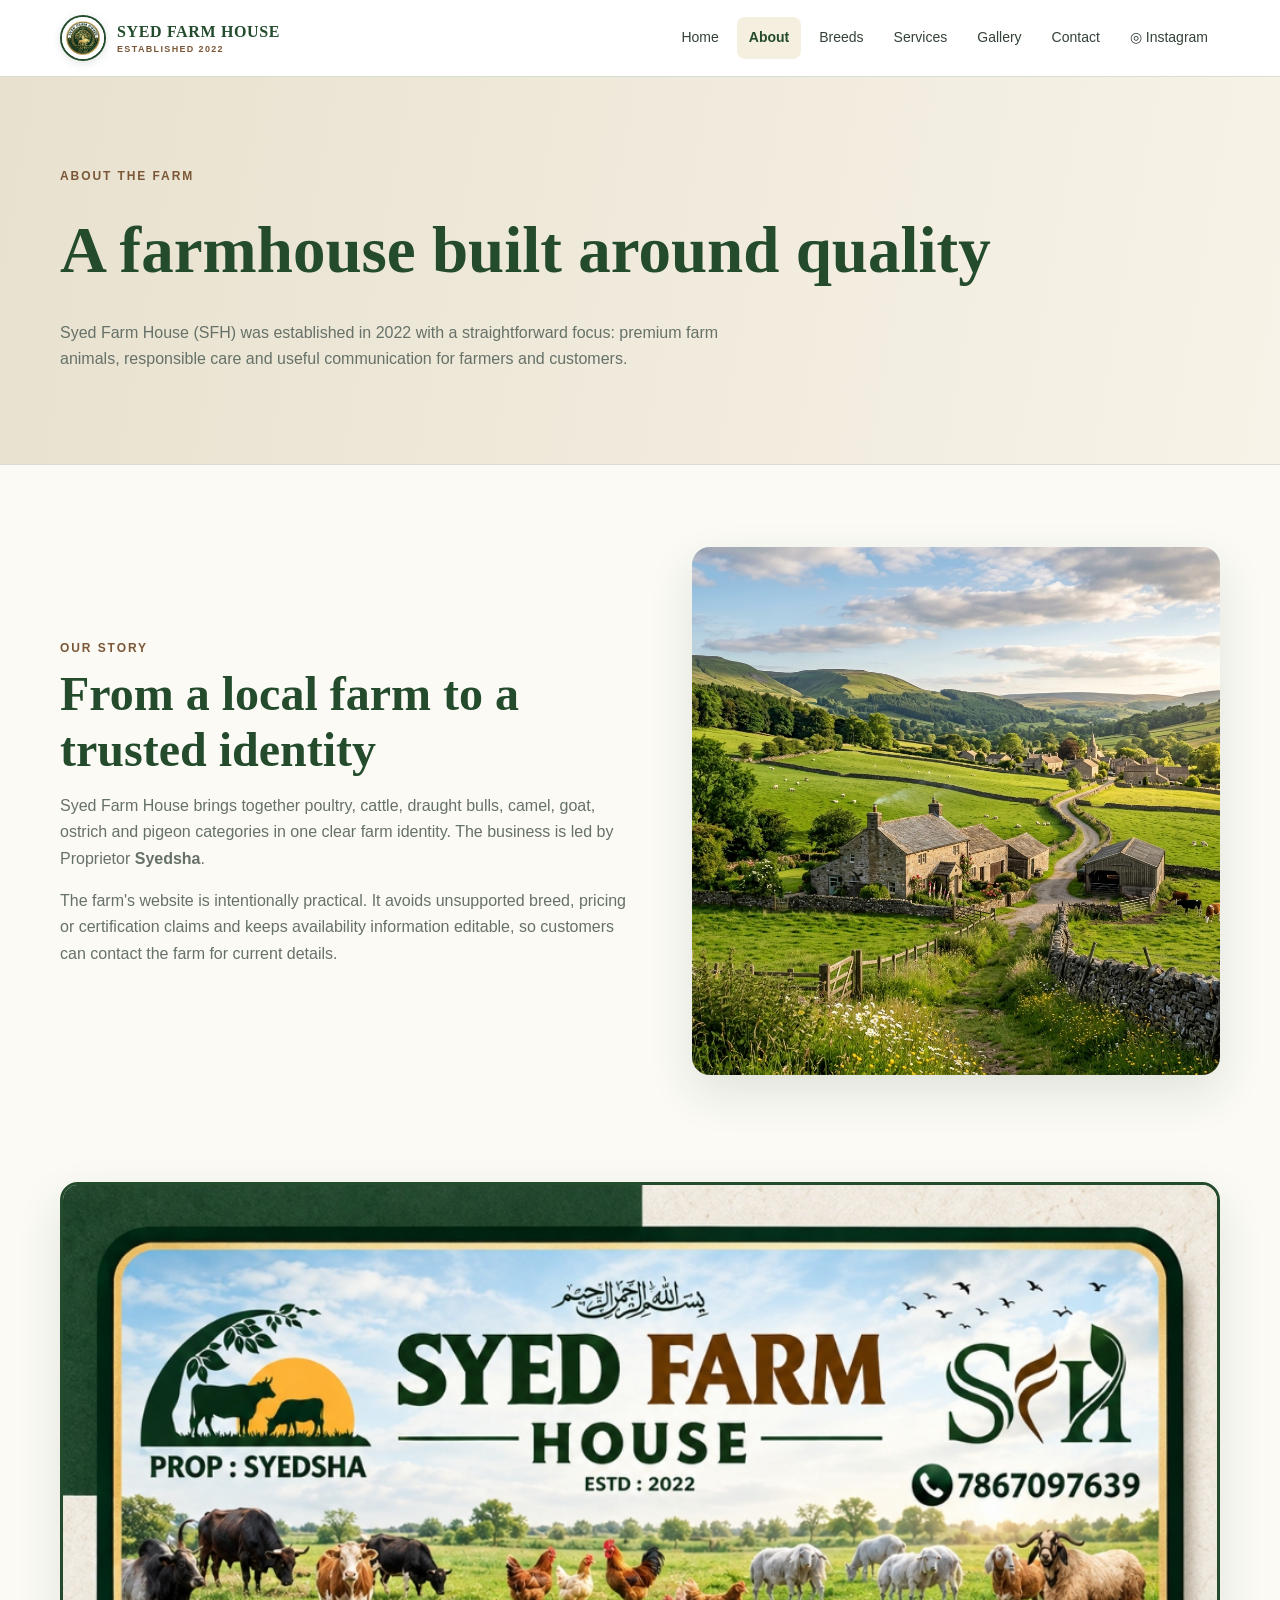
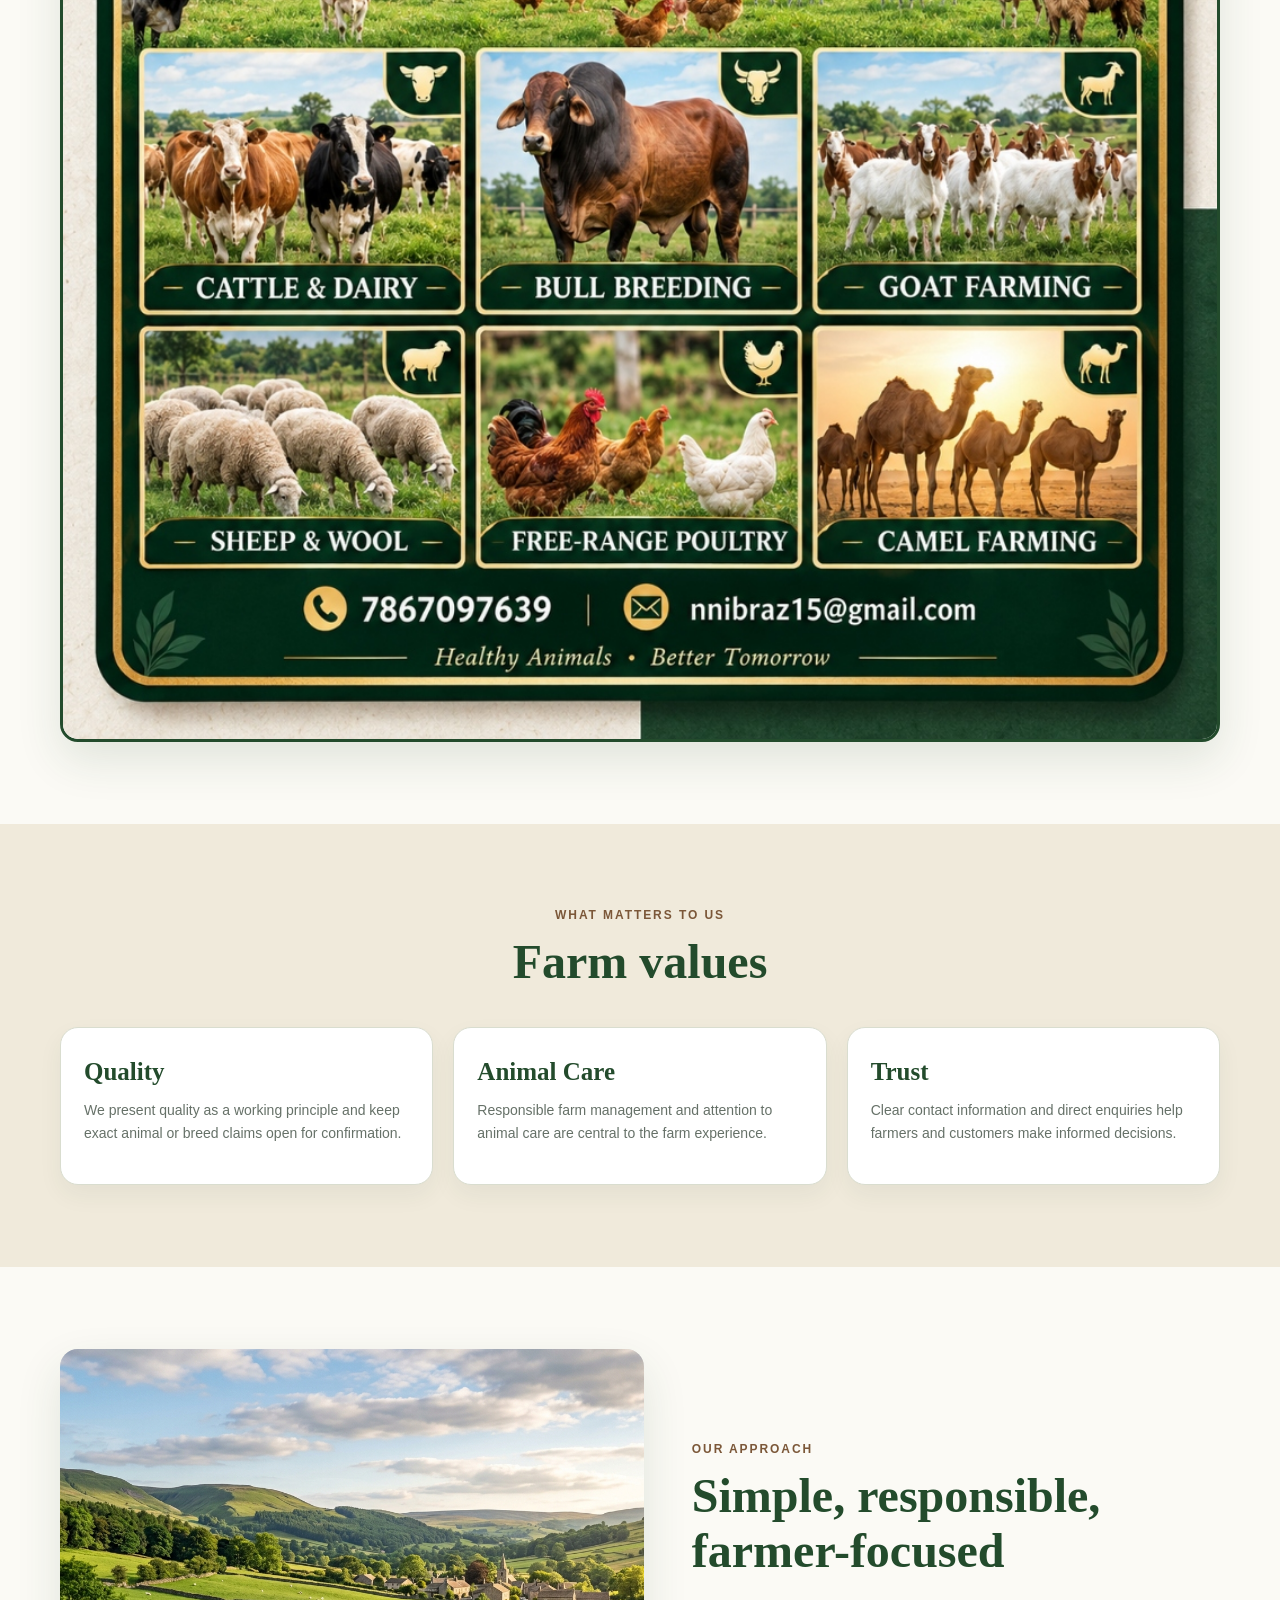
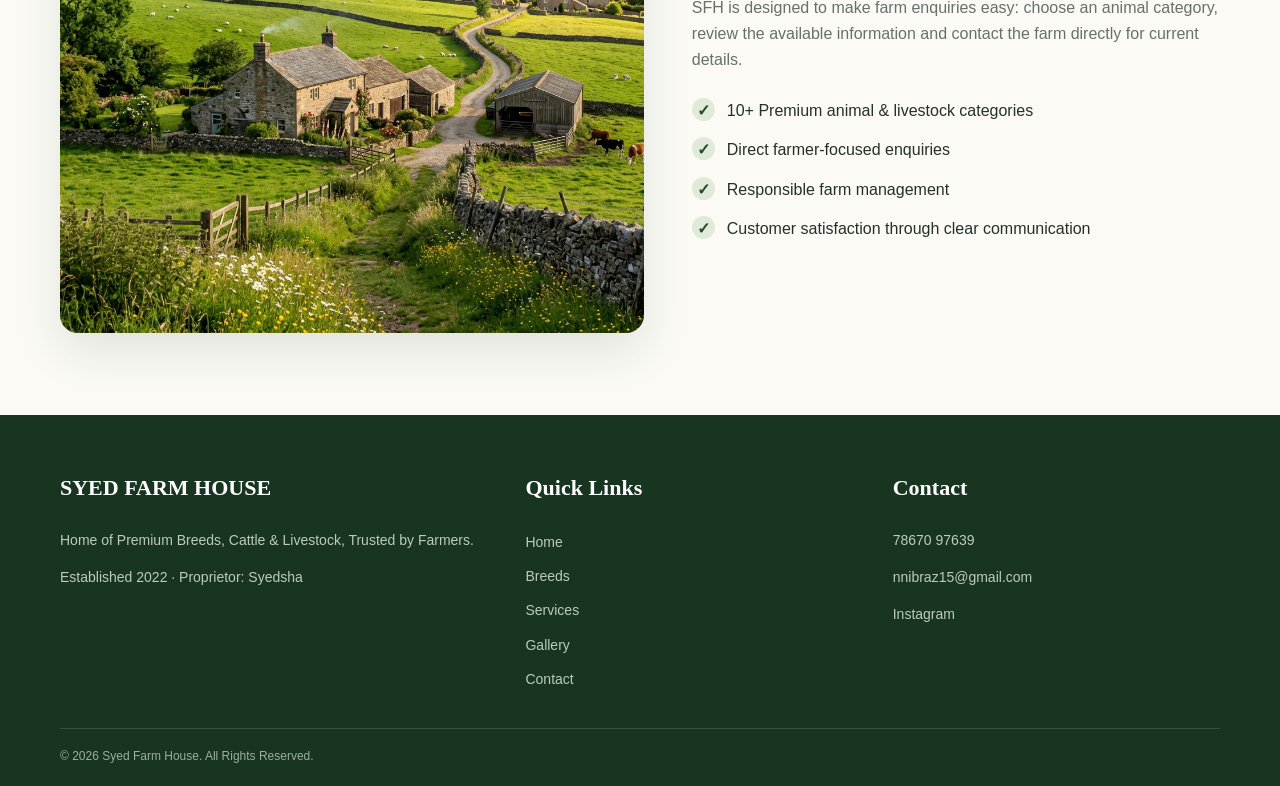
<file: about.html>
<!doctype html><html lang="en"><head><meta charset="utf-8"><meta name="viewport" content="width=device-width,initial-scale=1"><title>About Syed Farm House</title><meta name="description" content="Learn about Syed Farm House, established in 2022 and focused on premium hens, cows, sheep, goats, Aligarh &amp; Kangayam bulls, camels, Marchalla goats, ostriches and pigeons."><meta name="keywords" content="about Syed Farm House,SFH,farm values,Syedsha,bulls,camels,goats,ostriches,pigeons"><link rel="stylesheet" href="css/style.css"></head><body>
<header class="site-header"><div class="container nav"><a class="brand" href="index.html"><span class="brand-mark"><img src="assets/images/sfh_logo.png" alt="Syed Farm House Logo"></span><span>SYED FARM HOUSE<small>ESTABLISHED 2022</small></span></a><button class="menu-toggle" aria-label="Open navigation" aria-expanded="false">☰</button><nav><ul class="nav-links"><li><a data-page="index.html" href="index.html">Home</a></li><li><a data-page="about.html" href="about.html">About</a></li><li><a data-page="breeds.html" href="breeds.html">Breeds</a></li><li><a data-page="services.html" href="services.html">Services</a></li><li><a data-page="gallery.html" href="gallery.html">Gallery</a></li><li><a data-page="contact.html" href="contact.html">Contact</a></li><li><a class="nav-instagram" href="https://www.instagram.com/syedfarmhouse?stkn=OGQwdzdlM3RtZng1" target="_blank" rel="noopener noreferrer">◎ Instagram</a></li></ul></nav></div></header>
<main><section class="page-hero"><div class="container reveal"><div class="kicker">About the farm</div><h1>A farmhouse built around quality</h1><p>Syed Farm House (SFH) was established in 2022 with a straightforward focus: premium farm animals, responsible care and useful communication for farmers and customers.</p></div></section><section class="section"><div class="container split"><div class="reveal"><div class="kicker">Our story</div><h2>From a local farm to a trusted identity</h2><p>Syed Farm House brings together poultry, cattle, draught bulls, camel, goat, ostrich and pigeon categories in one clear farm identity. The business is led by Proprietor <strong>Syedsha</strong>.</p><p>The farm's website is intentionally practical. It avoids unsupported breed, pricing or certification claims and keeps availability information editable, so customers can contact the farm for current details.</p></div><div class="photo reveal" style="min-height:420px"><img loading="lazy" src="assets/images/village_farm.png" alt="Beautiful Village Farm landscape near Syed Farm House"></div></div></section>
<section class="section" style="padding-top:0"><div class="container reveal"><div class="farm-card-box"><img loading="lazy" src="assets/images/sfh_farm_card.png" alt="Official Syed Farm House Card"></div></div></section>
<section class="section alt"><div class="container"><div class="section-head center reveal"><div class="kicker">What matters to us</div><h2>Farm values</h2></div><div class="cards"><article class="card reveal"><div class="card-body"><h3>Quality</h3><p>We present quality as a working principle and keep exact animal or breed claims open for confirmation.</p></div></article><article class="card reveal"><div class="card-body"><h3>Animal Care</h3><p>Responsible farm management and attention to animal care are central to the farm experience.</p></div></article><article class="card reveal"><div class="card-body"><h3>Trust</h3><p>Clear contact information and direct enquiries help farmers and customers make informed decisions.</p></div></article></div></div></section><section class="section"><div class="container intro-grid"><div class="photo reveal" style="min-height:390px"><img loading="lazy" src="assets/images/village_farm.png" alt="Rural animal farm environment"></div><div class="reveal"><div class="kicker">Our approach</div><h2>Simple, responsible, farmer-focused</h2><p>SFH is designed to make farm enquiries easy: choose an animal category, review the available information and contact the farm directly for current details.</p><ul class="feature-list"><li><span class="check">✓</span><div>10+ Premium animal &amp; livestock categories</div></li><li><span class="check">✓</span><div>Direct farmer-focused enquiries</div></li><li><span class="check">✓</span><div>Responsible farm management</div></li><li><span class="check">✓</span><div>Customer satisfaction through clear communication</div></li></ul></div></div></section></main>
<footer class="site-footer"><div class="container footer-grid"><div><h3>SYED FARM HOUSE</h3><p>Home of Premium Breeds, Cattle &amp; Livestock, Trusted by Farmers.</p><p>Established 2022 · Proprietor: Syedsha</p></div><div><h3>Quick Links</h3><ul class="footer-links"><li><a href="index.html">Home</a></li><li><a href="breeds.html">Breeds</a></li><li><a href="services.html">Services</a></li><li><a href="gallery.html">Gallery</a></li><li><a href="contact.html">Contact</a></li></ul></div><div><h3>Contact</h3><p><a href="tel:+917867097639">78670 97639</a></p><p><a href="mailto:nnibraz15@gmail.com">nnibraz15@gmail.com</a></p><p><a href="https://www.instagram.com/syedfarmhouse?stkn=OGQwdzdlM3RtZng1" target="_blank" rel="noopener noreferrer">Instagram</a></p></div></div><div class="container copyright">© 2026 Syed Farm House. All Rights Reserved.</div></footer><button class="top-btn" aria-label="Back to top">↑</button><script src="js/script.js"></script></body></html>
</file>
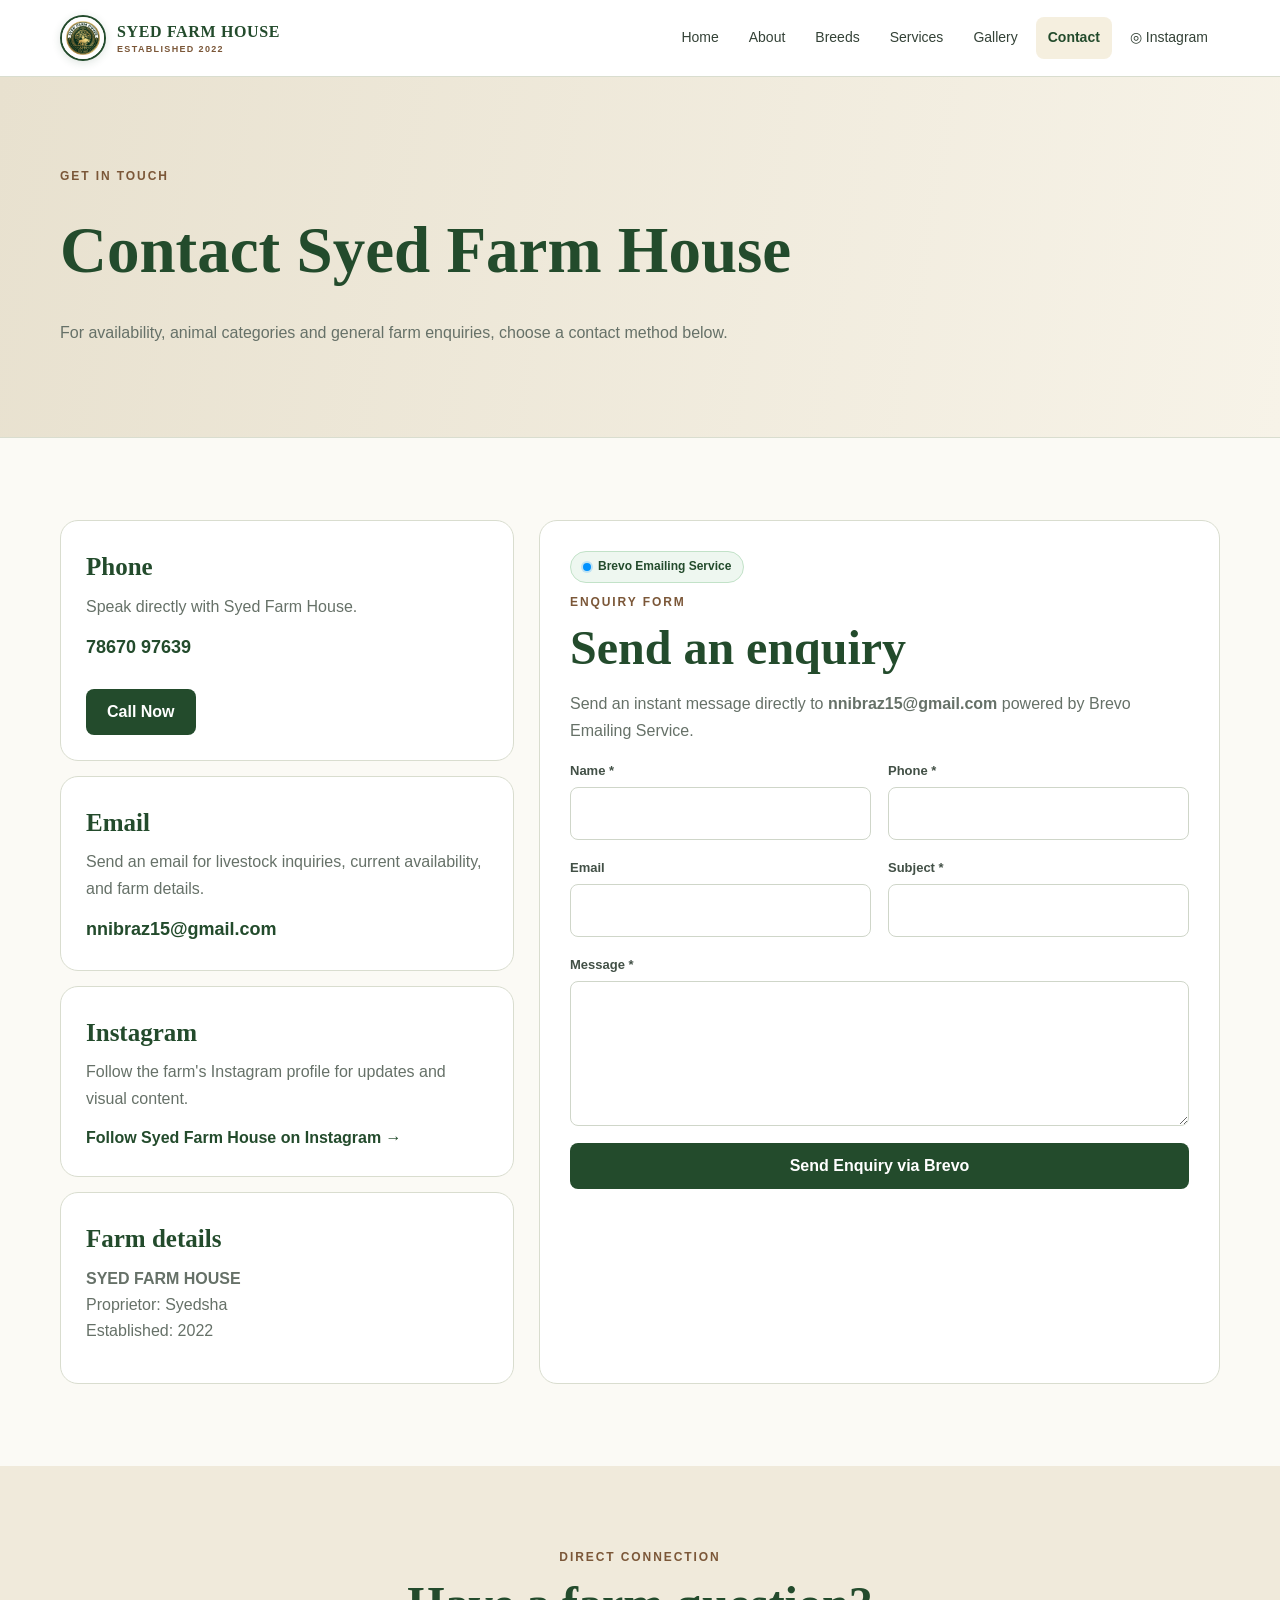
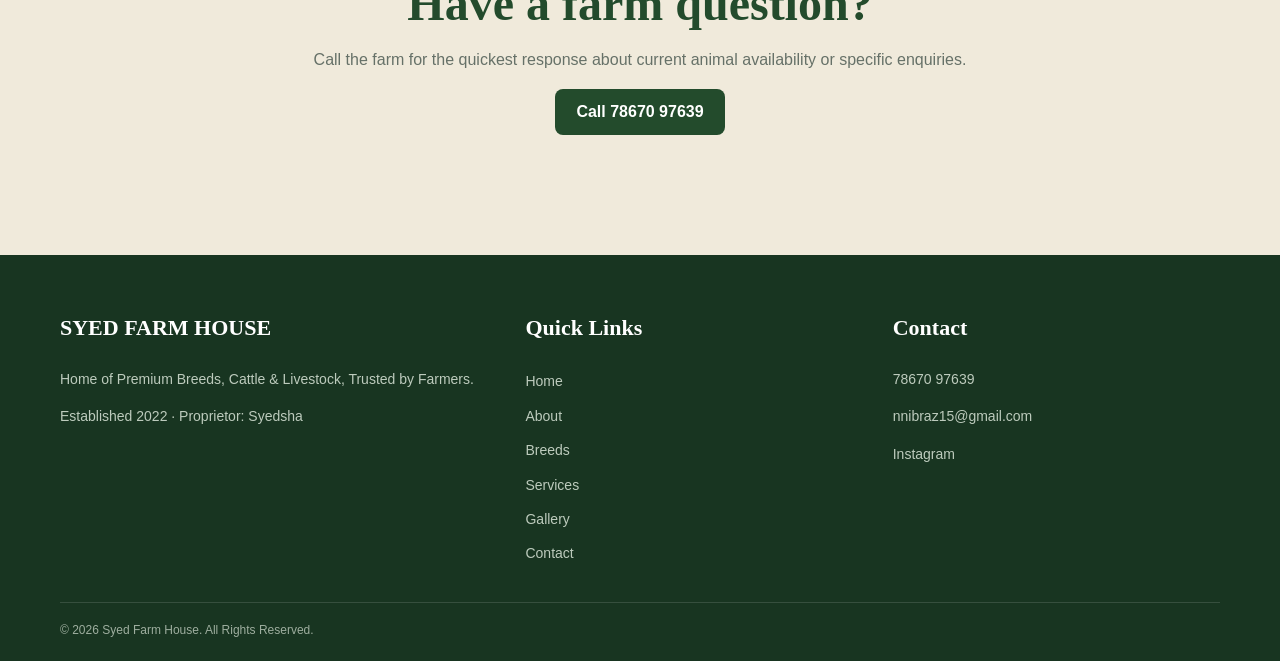
<file: contact.html>
<!doctype html>
<html lang="en">

<head>
    <meta charset="utf-8">
    <meta name="viewport" content="width=device-width,initial-scale=1">
    <title>Contact Syed Farm House</title>
    <meta name="description"
        content="Contact Syed Farm House by phone, email placeholder or Instagram for animal availability and farm enquiries across all livestock categories.">
    <meta name="keywords" content="contact Syed Farm House,SFH phone,Syedsha,farm enquiry,Instagram,livestock enquiry">
    <link rel="stylesheet" href="css/style.css">
</head>

<body>
    <header class="site-header">
        <div class="container nav"><a class="brand" href="index.html"><span class="brand-mark"><img
                        src="assets/images/sfh_logo.png" alt="Syed Farm House Logo"></span><span>SYED FARM
                    HOUSE<small>ESTABLISHED 2022</small></span></a><button class="menu-toggle"
                aria-label="Open navigation" aria-expanded="false">☰</button>
            <nav>
                <ul class="nav-links">
                    <li><a data-page="index.html" href="index.html">Home</a></li>
                    <li><a data-page="about.html" href="about.html">About</a></li>
                    <li><a data-page="breeds.html" href="breeds.html">Breeds</a></li>
                    <li><a data-page="services.html" href="services.html">Services</a></li>
                    <li><a data-page="gallery.html" href="gallery.html">Gallery</a></li>
                    <li><a data-page="contact.html" href="contact.html">Contact</a></li>
                    <li><a class="nav-instagram" href="https://www.instagram.com/syedfarmhouse?stkn=OGQwdzdlM3RtZng1"
                            target="_blank" rel="noopener noreferrer">◎ Instagram</a></li>
                </ul>
            </nav>
        </div>
    </header>
    <main>
        <section class="page-hero">
            <div class="container reveal">
                <div class="kicker">Get in touch</div>
                <h1>Contact Syed Farm House</h1>
                <p>For availability, animal categories and general farm enquiries, choose a contact method below.</p>
            </div>
        </section>
        <section class="section">
            <div class="container contact-grid">
                <div class="contact-stack">
                    <article class="contact-card reveal">
                        <h3>Phone</h3>
                        <p>Speak directly with Syed Farm House.</p>
                        <div class="contact-value">78670 97639</div><br><a class="btn"
                            style="background:var(--green);color:#fff" href="tel:+917867097639">Call Now</a>
                    </article>
                    <article class="contact-card reveal">
                        <h3>Email</h3>
                        <p>Send an email for livestock inquiries, current availability, and farm details.</p>
                        <div class="contact-value"><a href="mailto:nnibraz15@gmail.com">nnibraz15@gmail.com</a>
                        </div>
                    </article>
                    <article class="contact-card reveal">
                        <h3>Instagram</h3>
                        <p>Follow the farm's Instagram profile for updates and visual content.</p><a class="text-link"
                            href="https://www.instagram.com/syedfarmhouse?stkn=OGQwdzdlM3RtZng1" target="_blank"
                            rel="noopener noreferrer">Follow Syed Farm House on Instagram →</a>
                    </article>
                    <article class="contact-card reveal">
                        <h3>Farm details</h3>
                        <p><strong>SYED FARM HOUSE</strong><br>Proprietor: Syedsha<br>Established: 2022</p>
                    </article>
                </div>
                <form class="form reveal" id="enquiryForm" novalidate>
                    <div class="brevo-badge"><span class="brevo-dot"></span> Brevo Emailing Service</div>
                    <div class="kicker">Enquiry form</div>
                    <h2 style="margin-top:7px">Send an enquiry</h2>
                    <p>Send an instant message directly to <strong>nnibraz15@gmail.com</strong> powered by Brevo Emailing Service.</p>
                    <div class="form-grid">
                        <div class="field"><label for="name">Name *</label><input id="name" name="name" required
                                autocomplete="name"></div>
                        <div class="field"><label for="phone">Phone *</label><input id="phone" name="phone" required
                                inputmode="tel" autocomplete="tel"></div>
                        <div class="field"><label for="email">Email</label><input id="email" name="email" type="email"
                                autocomplete="email"></div>
                        <div class="field"><label for="subject">Subject *</label><input id="subject" name="subject"
                                required></div>
                        <div class="field full"><label for="message">Message *</label><textarea id="message"
                                name="message" required></textarea></div>
                        <div class="field full"><button class="btn" style="background:var(--green);color:#fff;border:0"
                                type="submit" id="submitBtn">Send Enquiry via Brevo</button></div>
                    </div>
                    <div id="formMessage" class="form-message" role="status" aria-live="polite"></div>
                </form>
            </div>
        </section>
        <section class="section alt">
            <div class="container section-head center reveal">
                <div class="kicker">Direct connection</div>
                <h2>Have a farm question?</h2>
                <p>Call the farm for the quickest response about current animal availability or specific enquiries.</p>
                <a class="btn" style="background:var(--green);color:#fff" href="tel:+917867097639">Call 78670 97639</a>
            </div>
        </section>
    </main>
    <footer class="site-footer">
        <div class="container footer-grid">
            <div>
                <h3>SYED FARM HOUSE</h3>
                <p>Home of Premium Breeds, Cattle &amp; Livestock, Trusted by Farmers.</p>
                <p>Established 2022 · Proprietor: Syedsha</p>
            </div>
            <div>
                <h3>Quick Links</h3>
                <ul class="footer-links">
                    <li><a href="index.html">Home</a></li>
                    <li><a href="about.html">About</a></li>
                    <li><a href="breeds.html">Breeds</a></li>
                    <li><a href="services.html">Services</a></li>
                    <li><a href="gallery.html">Gallery</a></li>
                    <li><a href="contact.html">Contact</a></li>
                </ul>
            </div>
            <div>
                <h3>Contact</h3>
                <p><a href="tel:+917867097639">78670 97639</a></p>
                <p><a href="mailto:nnibraz15@gmail.com">nnibraz15@gmail.com</a></p>
                <p><a href="https://www.instagram.com/syedfarmhouse?stkn=OGQwdzdlM3RtZng1" target="_blank"
                        rel="noopener noreferrer">Instagram</a></p>
            </div>
        </div>
        <div class="container copyright">© 2026 Syed Farm House. All Rights Reserved.</div>
    </footer><button class="top-btn" aria-label="Back to top">↑</button>
    <script src="js/script.js"></script>
</body>

</html>
</file>
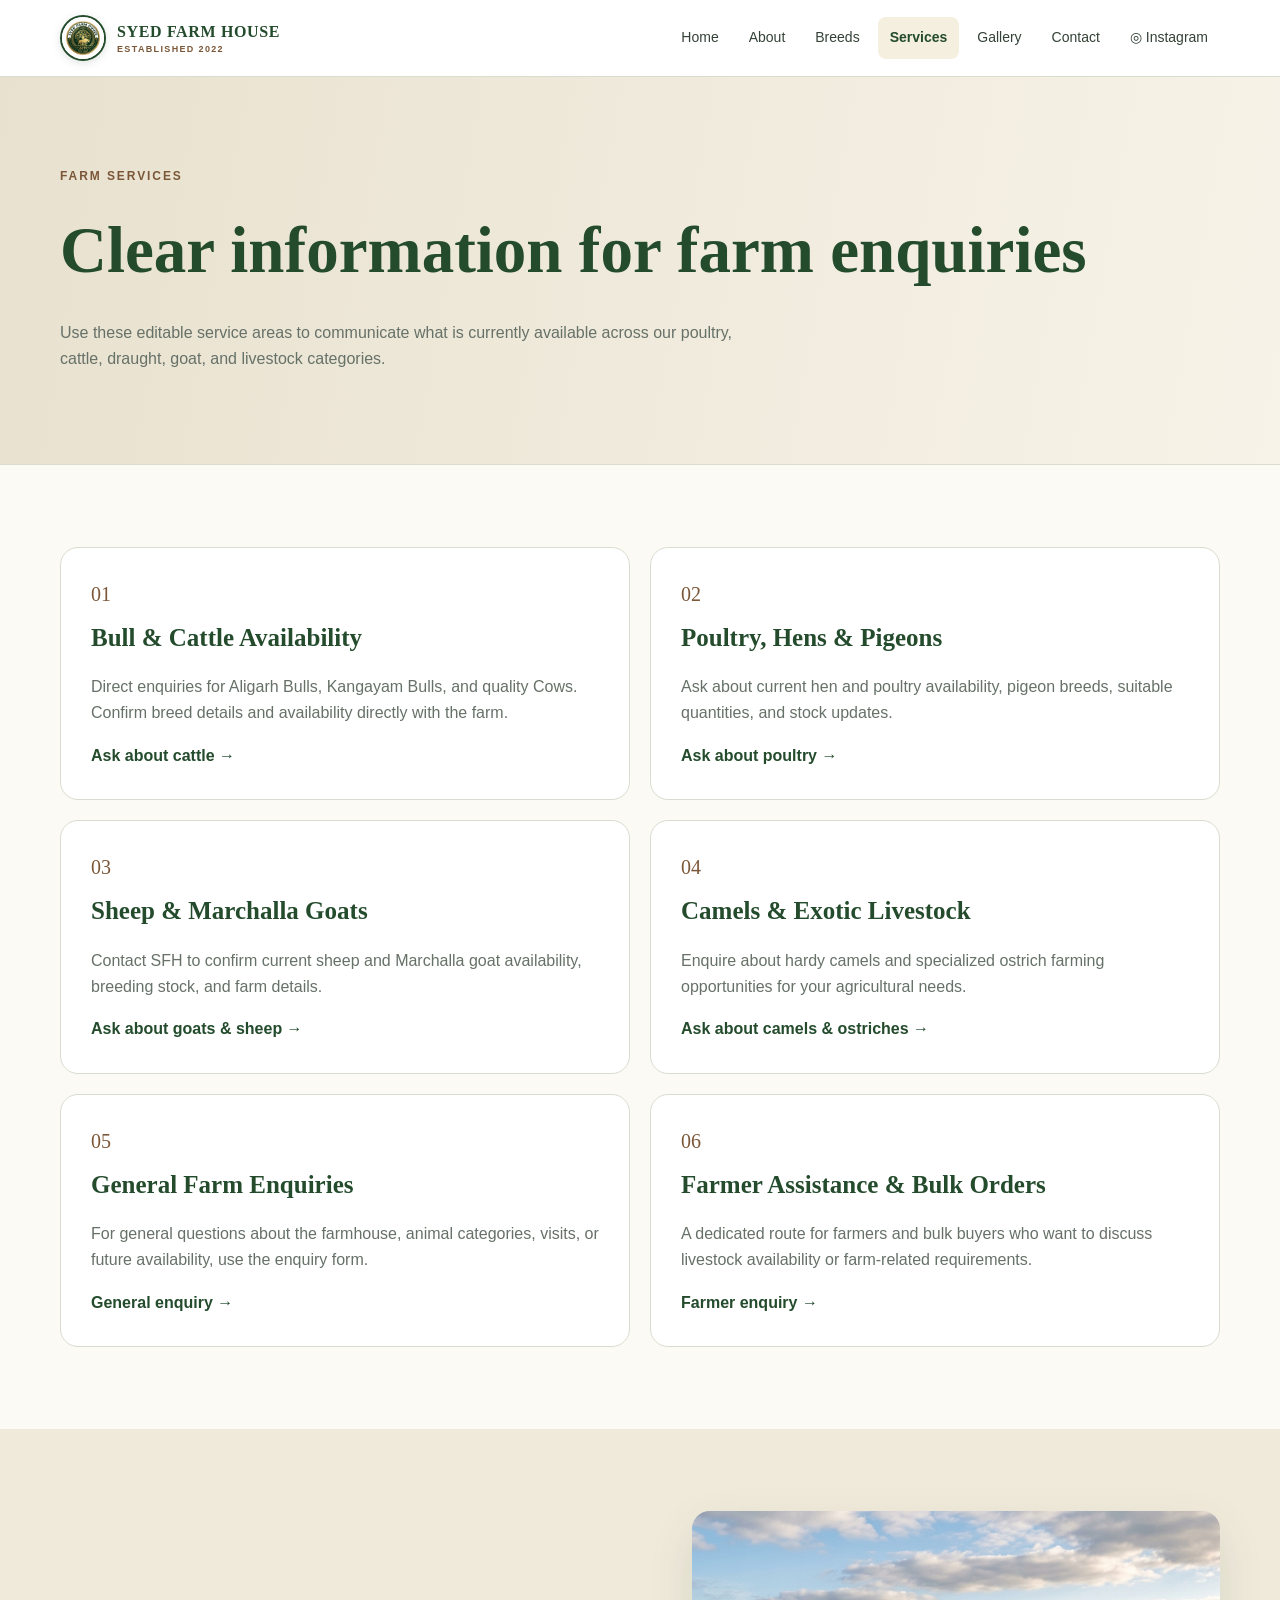
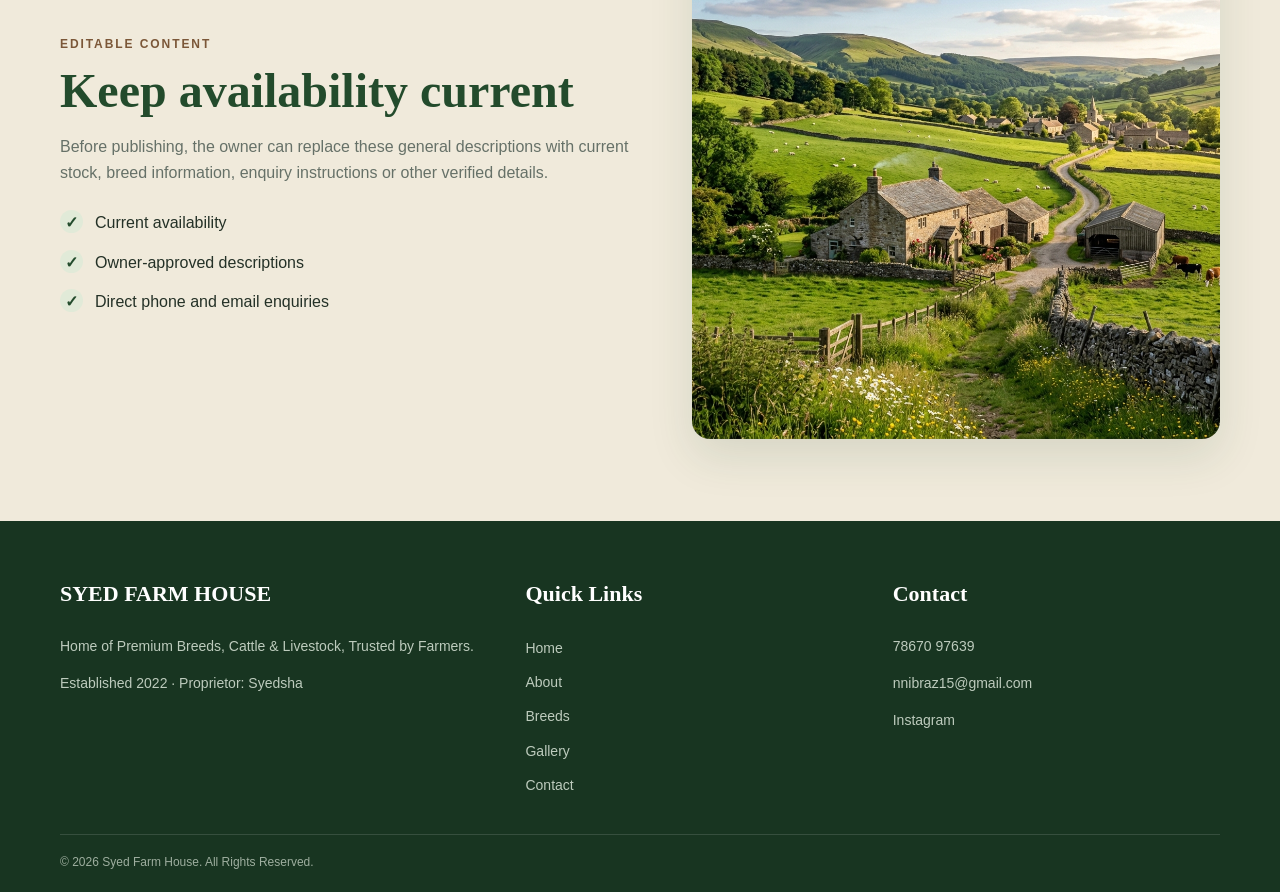
<file: services.html>
<!doctype html><html lang="en"><head><meta charset="utf-8"><meta name="viewport" content="width=device-width,initial-scale=1"><title>Farm Services | Syed Farm House</title><meta name="description" content="Farm services and enquiry categories from Syed Farm House, including poultry, cows, bulls, camels, goats, ostriches, pigeons and farmer assistance enquiries."><meta name="keywords" content="Syed Farm House services,poultry availability,cow availability,bull availability,camel availability,goat availability,farm enquiries"><link rel="stylesheet" href="css/style.css"></head><body>
<header class="site-header"><div class="container nav"><a class="brand" href="index.html"><span class="brand-mark"><img src="assets/images/sfh_logo.png" alt="Syed Farm House Logo"></span><span>SYED FARM HOUSE<small>ESTABLISHED 2022</small></span></a><button class="menu-toggle" aria-label="Open navigation" aria-expanded="false">☰</button><nav><ul class="nav-links"><li><a data-page="index.html" href="index.html">Home</a></li><li><a data-page="about.html" href="about.html">About</a></li><li><a data-page="breeds.html" href="breeds.html">Breeds</a></li><li><a data-page="services.html" href="services.html">Services</a></li><li><a data-page="gallery.html" href="gallery.html">Gallery</a></li><li><a data-page="contact.html" href="contact.html">Contact</a></li><li><a class="nav-instagram" href="https://www.instagram.com/syedfarmhouse?stkn=OGQwdzdlM3RtZng1" target="_blank" rel="noopener noreferrer">◎ Instagram</a></li></ul></nav></div></header>
<main><section class="page-hero"><div class="container reveal"><div class="kicker">Farm services</div><h1>Clear information for farm enquiries</h1><p>Use these editable service areas to communicate what is currently available across our poultry, cattle, draught, goat, and livestock categories.</p></div></section><section class="section"><div class="container"><div class="service-grid"><article class="service reveal"><div class="service-number">01</div><h3>Bull &amp; Cattle Availability</h3><p>Direct enquiries for Aligarh Bulls, Kangayam Bulls, and quality Cows. Confirm breed details and availability directly with the farm.</p><a class="text-link" href="contact.html?category=Bulls%20and%20Cattle">Ask about cattle →</a></article><article class="service reveal"><div class="service-number">02</div><h3>Poultry, Hens &amp; Pigeons</h3><p>Ask about current hen and poultry availability, pigeon breeds, suitable quantities, and stock updates.</p><a class="text-link" href="contact.html?category=Poultry">Ask about poultry →</a></article><article class="service reveal"><div class="service-number">03</div><h3>Sheep &amp; Marchalla Goats</h3><p>Contact SFH to confirm current sheep and Marchalla goat availability, breeding stock, and farm details.</p><a class="text-link" href="contact.html?category=Sheep%20and%20Goats">Ask about goats &amp; sheep →</a></article><article class="service reveal"><div class="service-number">04</div><h3>Camels &amp; Exotic Livestock</h3><p>Enquire about hardy camels and specialized ostrich farming opportunities for your agricultural needs.</p><a class="text-link" href="contact.html?category=Exotic%20Livestock">Ask about camels &amp; ostriches →</a></article><article class="service reveal"><div class="service-number">05</div><h3>General Farm Enquiries</h3><p>For general questions about the farmhouse, animal categories, visits, or future availability, use the enquiry form.</p><a class="text-link" href="contact.html?category=General">General enquiry →</a></article><article class="service reveal"><div class="service-number">06</div><h3>Farmer Assistance &amp; Bulk Orders</h3><p>A dedicated route for farmers and bulk buyers who want to discuss livestock availability or farm-related requirements.</p><a class="text-link" href="contact.html?category=Farmer%20Assistance">Farmer enquiry →</a></article></div></div></section><section class="section alt"><div class="container split"><div class="reveal"><div class="kicker">Editable content</div><h2>Keep availability current</h2><p>Before publishing, the owner can replace these general descriptions with current stock, breed information, enquiry instructions or other verified details.</p><ul class="feature-list"><li><span class="check">✓</span><div>Current availability</div></li><li><span class="check">✓</span><div>Owner-approved descriptions</div></li><li><span class="check">✓</span><div>Direct phone and email enquiries</div></li></ul></div><div class="photo reveal" style="min-height:350px"><img loading="lazy" src="assets/images/village_farm.png" alt="Beautiful Village Farm landscape"></div></div></section></main>
<footer class="site-footer"><div class="container footer-grid"><div><h3>SYED FARM HOUSE</h3><p>Home of Premium Breeds, Cattle &amp; Livestock, Trusted by Farmers.</p><p>Established 2022 · Proprietor: Syedsha</p></div><div><h3>Quick Links</h3><ul class="footer-links"><li><a href="index.html">Home</a></li><li><a href="about.html">About</a></li><li><a href="breeds.html">Breeds</a></li><li><a href="gallery.html">Gallery</a></li><li><a href="contact.html">Contact</a></li></ul></div><div><h3>Contact</h3><p><a href="tel:+917867097639">78670 97639</a></p><p><a href="mailto:nnibraz15@gmail.com">nnibraz15@gmail.com</a></p><p><a href="https://www.instagram.com/syedfarmhouse?stkn=OGQwdzdlM3RtZng1" target="_blank" rel="noopener noreferrer">Instagram</a></p></div></div><div class="container copyright">© 2026 Syed Farm House. All Rights Reserved.</div></footer><button class="top-btn" aria-label="Back to top">↑</button><script src="js/script.js"></script></body></html>
</file>
<file: css/style.css>
:root {
    --green: #234b2c;
    --green-2: #38683c;
    --grass: #6d8b43;
    --brown: #7b5738;
    --cream: #f5efdf;
    --sky: #dcebf0;
    --white: #fff;
    --ink: #243127;
    --muted: #667168;
    --line: #d9ddcf;
    --shadow: 0 18px 45px rgba(35, 75, 44, .12);
    --radius: 18px;
    --serif: Georgia, 'Times New Roman', serif;
    --sans: Arial, Helvetica, sans-serif
}

* {
    box-sizing: border-box
}

html {
    scroll-behavior: smooth;
    overflow-x: hidden;
    width: 100%
}

body {
    margin: 0;
    color: var(--ink);
    background: #fbfaf5;
    font-family: var(--sans);
    line-height: 1.65;
    overflow-x: hidden;
    width: 100%;
    -webkit-tap-highlight-color: transparent
}

img {
    max-width: 100%;
    display: block
}

a {
    color: inherit;
    text-decoration: none
}

button,
input,
textarea {
    font: inherit
}

.container {
    width: min(1160px, 92%);
    margin: auto
}

.site-header {
    position: sticky;
    top: 0;
    z-index: 1000;
    background: rgba(255, 255, 255, .96);
    border-bottom: 1px solid var(--line);
    backdrop-filter: blur(8px)
}

.nav {
    min-height: 76px;
    display: flex;
    align-items: center;
    justify-content: space-between;
    gap: 28px
}

.brand {
    display: flex;
    align-items: center;
    gap: 11px;
    font-family: var(--serif);
    font-weight: 700;
    color: var(--green);
    letter-spacing: .04em
}

.brand-mark {
    width: 46px;
    height: 46px;
    border: 2px solid var(--green);
    border-radius: 50%;
    display: grid;
    place-items: center;
    background: var(--white);
    overflow: hidden;
    box-shadow: 0 2px 8px rgba(35, 75, 44, .15)
}

.brand-mark img {
    width: 100%;
    height: 100%;
    object-fit: cover
}

.brand span small {
    display: block;
    font-family: var(--sans);
    font-size: 9px;
    letter-spacing: .15em;
    color: var(--brown);
    margin-top: -3px
}

.nav-links {
    display: flex;
    align-items: center;
    gap: 6px;
    list-style: none;
    margin: 0;
    padding: 0
}

.nav-links a {
    display: block;
    padding: 9px 12px;
    border-radius: 8px;
    font-size: 14px;
    color: #344237
}

.nav-links a:hover,
.nav-links a.active {
    background: var(--cream);
    color: var(--green);
    font-weight: 700
}

.nav-instagram {
    display: inline-flex !important;
    align-items: center;
    gap: 6px
}

.menu-toggle {
    display: none;
    border: 1px solid var(--line);
    background: var(--white);
    border-radius: 8px;
    padding: 8px 11px;
    color: var(--green);
    cursor: pointer
}

.hero {
    min-height: 78vh;
    display: grid;
    place-items: center;
    position: relative;
    background: linear-gradient(rgba(23, 57, 31, .55), rgba(23, 57, 31, .42)), url('../assets/images/village_farm.png') center/cover
}

.hero:after {
    content: '';
    position: absolute;
    inset: auto 0 0;
    height: 80px;
    background: linear-gradient(transparent, #fbfaf5)
}

.hero-content {
    position: relative;
    z-index: 2;
    text-align: center;
    color: #fff;
    max-width: 850px;
    padding: 90px 0
}

.eyebrow {
    font-size: 12px;
    letter-spacing: .22em;
    text-transform: uppercase;
    font-weight: 700
}

.hero h1 {
    font-family: var(--serif);
    font-size: clamp(42px, 7vw, 82px);
    line-height: 1.02;
    margin: 15px 0 18px;
    letter-spacing: .03em
}

.hero p {
    font-size: clamp(16px, 2vw, 21px);
    max-width: 720px;
    margin: 0 auto 25px
}

.hero-meta {
    display: flex;
    justify-content: center;
    gap: 22px;
    flex-wrap: wrap;
    font-size: 13px;
    margin-bottom: 30px
}

.btns {
    display: flex;
    justify-content: center;
    gap: 12px;
    flex-wrap: wrap
}

.btn {
    display: inline-flex;
    align-items: center;
    justify-content: center;
    min-height: 46px;
    padding: 0 20px;
    border-radius: 8px;
    border: 1px solid transparent;
    font-weight: 700;
    cursor: pointer;
    transition: .2s ease
}

.btn-primary {
    background: var(--cream);
    color: var(--green)
}

.btn-secondary {
    border-color: #fff;
    color: #fff;
    background: transparent
}

.btn:hover {
    transform: translateY(-2px)
}

.section {
    padding: 82px 0
}

.section.alt {
    background: #f0eadb
}

.section-head {
    max-width: 720px;
    margin-bottom: 38px
}

.section-head.center {
    text-align: center;
    margin-left: auto;
    margin-right: auto
}

.kicker {
    color: var(--brown);
    font-size: 12px;
    font-weight: 700;
    letter-spacing: .16em;
    text-transform: uppercase
}

.section h2 {
    font-family: var(--serif);
    font-size: clamp(31px, 4vw, 48px);
    line-height: 1.15;
    color: var(--green);
    margin: 8px 0 15px
}

.section p {
    color: var(--muted)
}

.intro-grid,
.split {
    display: grid;
    grid-template-columns: 1.05fr .95fr;
    gap: 48px;
    align-items: center
}

.photo {
    border-radius: var(--radius);
    overflow: hidden;
    box-shadow: var(--shadow);
    background: #ddd
}

.photo img {
    width: 100%;
    height: 100%;
    object-fit: cover
}

.intro-photo {
    min-height: 430px
}

.farm-card-box {
    border-radius: var(--radius);
    overflow: hidden;
    box-shadow: var(--shadow);
    border: 3px solid var(--green);
    background: #fff;
    margin-top: 25px
}

.farm-card-box img {
    width: 100%;
    height: auto;
    display: block
}

.cards {
    display: grid;
    grid-template-columns: repeat(3, 1fr);
    gap: 20px
}

.card {
    background: #fff;
    border: 1px solid var(--line);
    border-radius: var(--radius);
    overflow: hidden;
    box-shadow: 0 10px 25px rgba(35, 75, 44, .06)
}

.card-img {
    height: 225px;
    overflow: hidden
}

.card-img img {
    width: 100%;
    height: 100%;
    object-fit: cover;
    transition: transform .45s ease
}

.card:hover .card-img img {
    transform: scale(1.04)
}

.card-body {
    padding: 23px
}

.card h3 {
    font-family: var(--serif);
    font-size: 25px;
    color: var(--green);
    margin: 0 0 7px
}

.card p {
    margin: 0 0 16px;
    font-size: 14px
}

.text-link {
    color: var(--green);
    font-weight: 700
}

.feature-list {
    display: grid;
    gap: 13px;
    margin: 24px 0 0;
    padding: 0;
    list-style: none
}

.feature-list li {
    display: flex;
    gap: 12px;
    align-items: flex-start
}

.check {
    width: 23px;
    height: 23px;
    flex: none;
    border-radius: 50%;
    background: #e1ead8;
    color: var(--green);
    display: grid;
    place-items: center;
    font-weight: 700
}

.stats {
    display: grid;
    grid-template-columns: repeat(3, 1fr);
    gap: 15px
}

.stat {
    padding: 24px;
    background: #fff;
    border: 1px solid var(--line);
    border-radius: 14px;
    text-align: center
}

.stat strong {
    display: block;
    font-family: var(--serif);
    font-size: 30px;
    color: var(--green)
}

.stat span {
    font-size: 12px;
    color: var(--muted)
}

.page-hero {
    padding: 90px 0 75px;
    background: linear-gradient(100deg, #e8e1cf, #f7f3e8);
    border-bottom: 1px solid var(--line)
}

.page-hero h1 {
    font-family: var(--serif);
    font-size: clamp(40px, 6vw, 65px);
    color: var(--green);
    margin: 10px 0
}

.page-hero p {
    max-width: 690px;
    color: var(--muted)
}

.breed-grid {
    display: grid;
    grid-template-columns: repeat(2, 1fr);
    gap: 25px
}

.breed-card {
    display: grid;
    grid-template-columns: .9fr 1.1fr;
    background: #fff;
    border: 1px solid var(--line);
    border-radius: var(--radius);
    overflow: hidden
}

.breed-card .card-img {
    height: 100%;
    min-height: 300px
}

.breed-card .card-body {
    padding: 30px
}

.pill {
    display: inline-block;
    background: #edf1e5;
    color: var(--green);
    border-radius: 30px;
    padding: 5px 10px;
    font-size: 11px;
    font-weight: 700
}

.service-grid {
    display: grid;
    grid-template-columns: repeat(2, 1fr);
    gap: 20px
}

.service {
    padding: 30px;
    background: #fff;
    border: 1px solid var(--line);
    border-radius: var(--radius)
}

.service-number {
    font-family: var(--serif);
    font-size: 20px;
    color: var(--brown)
}

.service h3 {
    font-family: var(--serif);
    color: var(--green);
    font-size: 25px;
    margin: 6px 0
}

.gallery-grid {
    display: grid;
    grid-template-columns: repeat(3, 1fr);
    gap: 14px
}

.gallery-item {
    height: 280px;
    border: 0;
    padding: 0;
    border-radius: 13px;
    overflow: hidden;
    cursor: pointer;
    background: #ddd;
    position: relative
}

.gallery-item img {
    width: 100%;
    height: 100%;
    object-fit: cover;
    transition: transform .35s
}

.gallery-item:hover img {
    transform: scale(1.04)
}

.lightbox {
    position: fixed;
    inset: 0;
    background: rgba(18, 30, 20, .9);
    display: none;
    align-items: center;
    justify-content: center;
    padding: 30px;
    z-index: 2000
}

.lightbox.open {
    display: flex
}

.lightbox img {
    max-width: min(1100px, 92vw);
    max-height: 82vh;
    object-fit: contain;
    border-radius: 10px
}

.lightbox button {
    position: absolute;
    top: 20px;
    right: 24px;
    background: #fff;
    border: 0;
    border-radius: 50%;
    width: 42px;
    height: 42px;
    cursor: pointer;
    font-size: 25px;
    color: var(--green)
}

.contact-grid {
    display: grid;
    grid-template-columns: .8fr 1.2fr;
    gap: 25px
}

.contact-stack {
    display: grid;
    gap: 15px
}

.contact-card {
    background: #fff;
    border: 1px solid var(--line);
    border-radius: var(--radius);
    padding: 25px
}

.contact-card h3 {
    font-family: var(--serif);
    color: var(--green);
    margin: 0 0 6px;
    font-size: 25px
}

.contact-card p {
    margin: 0 0 13px;
    color: var(--muted)
}

.contact-value {
    font-weight: 700;
    color: var(--green);
    font-size: 18px
}

.form {
    background: #fff;
    border: 1px solid var(--line);
    border-radius: var(--radius);
    padding: 30px
}

.form-grid {
    display: grid;
    grid-template-columns: 1fr 1fr;
    gap: 17px
}

.field {
    display: grid;
    gap: 6px
}

.field.full {
    grid-column: 1/-1
}

.field label {
    font-size: 13px;
    font-weight: 700;
    color: #425046
}

.field input,
.field textarea {
    width: 100%;
    border: 1px solid #cfd6c9;
    border-radius: 8px;
    padding: 12px 13px;
    outline: none;
    background: #fff;
    color: var(--ink)
}

.field textarea {
    min-height: 145px;
    resize: vertical
}

.field input:focus,
.field textarea:focus {
    border-color: var(--green);
    box-shadow: 0 0 0 3px rgba(35, 75, 44, .1)
}

.form-message {
    margin-top: 14px;
    font-size: 14px;
    display: none
}

.form-message.show {
    display: block
}

.form-message.success {
    color: var(--green)
}

.form-message.error {
    color: #8a3d2f
}

.instagram-band {
    background: var(--green);
    color: #fff;
    padding: 35px 0
}

.instagram-band .container {
    display: flex;
    align-items: center;
    justify-content: space-between;
    gap: 20px
}

.instagram-band p {
    margin: 3px 0 0;
    color: #dce7dc
}

.instagram-band .btn {
    background: var(--cream);
    color: var(--green)
}

.site-footer {
    background: #183521;
    color: #dfe8df;
    padding: 55px 0 20px
}

.footer-grid {
    display: grid;
    grid-template-columns: 1.3fr 1fr 1fr;
    gap: 40px
}

.site-footer h3 {
    font-family: var(--serif);
    color: #fff;
    font-size: 22px;
    margin-top: 0
}

.site-footer p,
.site-footer a {
    font-size: 14px;
    color: #bdcbbd
}

.site-footer a:hover {
    color: #fff
}

.footer-links {
    list-style: none;
    padding: 0;
    margin: 0;
    display: grid;
    gap: 8px
}

.copyright {
    border-top: 1px solid rgba(255, 255, 255, .13);
    margin-top: 35px;
    padding-top: 18px;
    font-size: 12px;
    color: #9eae9f
}

.reveal {
    opacity: 0;
    transform: translateY(22px);
    transition: opacity .7s ease, transform .7s ease
}

.reveal.visible {
    opacity: 1;
    transform: none
}

.top-btn {
    position: fixed;
    right: 20px;
    bottom: 20px;
    width: 43px;
    height: 43px;
    border: 1px solid var(--line);
    border-radius: 50%;
    background: #fff;
    color: var(--green);
    display: none;
    place-items: center;
    cursor: pointer;
    z-index: 900;
    box-shadow: var(--shadow)
}

.top-btn.show {
    display: grid
}

.sr-only {
    position: absolute;
    width: 1px;
    height: 1px;
    padding: 0;
    margin: -1px;
    overflow: hidden;
    clip: rect(0, 0, 0, 0);
    white-space: nowrap;
    border: 0
}

@media(max-width:900px) {
    .nav {
        min-height: 66px;
        position: relative
    }

    .brand {
        gap: 8px;
        font-size: 15px
    }

    .brand-mark {
        width: 40px;
        height: 40px
    }

    .menu-toggle {
        display: flex;
        align-items: center;
        justify-content: center;
        width: 42px;
        height: 42px;
        border-radius: 10px;
        font-size: 20px;
        line-height: 1;
        border: 1.5px solid var(--line);
        color: var(--green);
        background: var(--white);
        box-shadow: 0 2px 6px rgba(0, 0, 0, .05)
    }

    .nav-links {
        position: absolute;
        top: calc(100% + 8px);
        left: 12px;
        right: 12px;
        background: #fff;
        border: 1px solid var(--line);
        border-radius: 16px;
        box-shadow: 0 16px 40px rgba(35, 75, 44, .18);
        padding: 12px;
        display: flex;
        flex-direction: column;
        align-items: stretch;
        gap: 4px;
        opacity: 0;
        visibility: hidden;
        transform: translateY(-10px);
        transition: all .25s ease;
        z-index: 1100
    }

    .nav-links.open {
        opacity: 1;
        visibility: visible;
        transform: translateY(0)
    }

    .nav-links a {
        padding: 12px 16px;
        font-size: 15px;
        font-weight: 600;
        border-radius: 10px;
        width: 100%
    }

    .intro-grid,
    .split,
    .contact-grid {
        grid-template-columns: 1fr;
        gap: 32px
    }

    .intro-photo {
        min-height: 280px;
        max-height: 380px
    }

    .cards {
        grid-template-columns: repeat(2, 1fr);
        gap: 20px
    }

    .breed-grid,
    .service-grid {
        grid-template-columns: 1fr;
        gap: 24px
    }

    .breed-card {
        grid-template-columns: 1fr
    }

    .breed-card .card-img {
        height: 240px;
        min-height: 220px
    }

    .gallery-grid {
        grid-template-columns: repeat(2, 1fr);
        gap: 14px
    }

    .footer-grid {
        grid-template-columns: 1fr 1fr;
        gap: 32px
    }

    .instagram-band .container {
        align-items: center;
        flex-direction: column;
        text-align: center;
        gap: 16px
    }

    .instagram-band .btn {
        width: 100%;
        max-width: 300px
    }
}

@media(max-width:640px) {
    .section {
        padding: 50px 0
    }

    .section-head {
        margin-bottom: 28px
    }

    .hero {
        min-height: clamp(480px, 70vh, 640px)
    }

    .hero-content {
        padding: 55px 0
    }

    .hero h1 {
        font-size: clamp(28px, 8vw, 46px);
        margin: 12px 0
    }

    .hero p {
        font-size: 16px;
        line-height: 1.5;
        margin-bottom: 20px
    }

    .hero-meta {
        gap: 8px 16px;
        font-size: 12px;
        margin-bottom: 24px
    }

    .btns {
        flex-direction: column;
        width: 100%;
        max-width: 320px;
        margin: 0 auto;
        gap: 10px
    }

    .btn {
        width: 100%;
        min-height: 48px
    }

    .cards {
        grid-template-columns: 1fr;
        gap: 18px
    }

    .form-grid {
        grid-template-columns: 1fr;
        gap: 14px
    }

    .field.full {
        grid-column: auto
    }

    .field input,
    .field textarea {
        font-size: 16px;
        padding: 12px
    }

    .stats {
        grid-template-columns: repeat(3, 1fr);
        gap: 8px
    }

    .stat {
        padding: 14px 6px;
        border-radius: 12px
    }

    .stat strong {
        font-size: 22px
    }

    .stat span {
        font-size: 11px;
        display: block;
        overflow: hidden;
        text-overflow: ellipsis;
        white-space: nowrap
    }

    .gallery-grid {
        grid-template-columns: repeat(2, 1fr);
        gap: 10px
    }

    .gallery-item {
        height: 170px
    }

    .footer-grid {
        grid-template-columns: 1fr;
        gap: 28px;
        text-align: center
    }

    .footer-links {
        display: flex;
        flex-wrap: wrap;
        justify-content: center;
        gap: 10px 16px
    }
}

@media(max-width:420px) {
    .brand span {
        font-size: 13px
    }

    .brand span small {
        font-size: 8px
    }

    .brand-mark {
        width: 36px;
        height: 36px
    }

    .stats {
        grid-template-columns: 1fr;
        gap: 10px
    }

    .stat span {
        white-space: normal
    }

    .gallery-grid {
        grid-template-columns: 1fr;
        gap: 12px
    }

    .gallery-item {
        height: 220px
    }

    .top-btn {
        bottom: 14px;
        right: 14px;
        width: 44px;
        height: 44px
    }
}

.brevo-badge {
    display: inline-flex;
    align-items: center;
    gap: 7px;
    background: #eef7f0;
    color: #234b2c;
    border: 1px solid #c2e2c8;
    padding: 5px 12px;
    border-radius: 20px;
    font-size: 12px;
    font-weight: 700;
    margin-bottom: 10px
}

.brevo-dot {
    width: 8px;
    height: 8px;
    border-radius: 50%;
    background: #0092ff;
    box-shadow: 0 0 0 2px rgba(0, 146, 255, .2);
    animation: brevoPulse 2s infinite
}

@keyframes brevoPulse {
    0% {
        transform: scale(.95);
        box-shadow: 0 0 0 0 rgba(0, 146, 255, .7)
    }

    70% {
        transform: scale(1);
        box-shadow: 0 0 0 6px rgba(0, 146, 255, 0)
    }

    100% {
        transform: scale(.95);
        box-shadow: 0 0 0 0 rgba(0, 146, 255, 0)
    }
}
</file>
